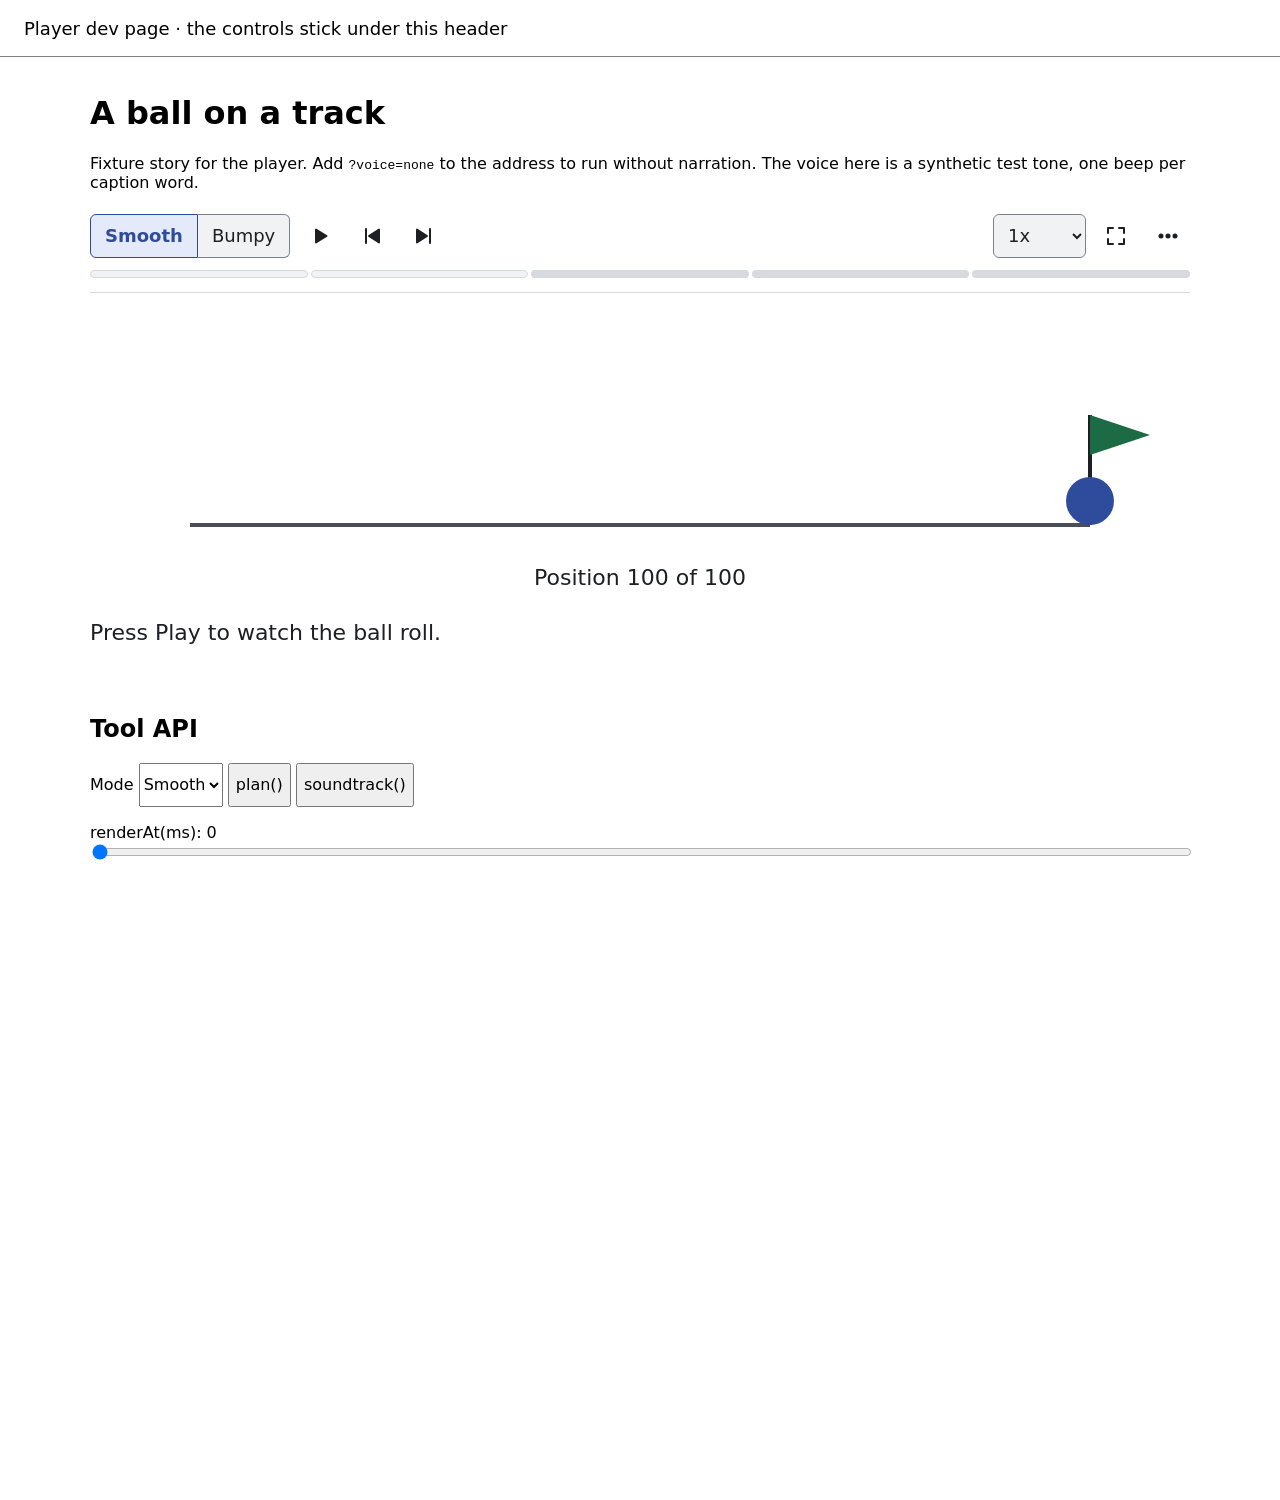
<file: src/narrated_explainer/runtime/dev/index.html>
<!doctype html>
<html lang="en">
<head>
<meta charset="utf-8">
<meta name="viewport" content="width=device-width, initial-scale=1">
<title>Narrated Explainer player: dev page</title>
<link rel="stylesheet" href="../player.css">
<style>
  body { margin: 0; font-family: system-ui, sans-serif; background: Canvas; color: CanvasText; }
  .dev-header { position: sticky; top: 0; z-index: 5; height: 56px; display: flex; align-items: center;
    padding: 0 24px; background: Canvas; border-bottom: 1px solid GrayText; font-size: 18px; }
  main { max-width: 1100px; margin: 0 auto; padding: 16px 24px 64px; }
  main figure.nx { --nx-sticky-top: 56px; }
  .dev-tools { margin-top: 32px; font-size: 16px; }
  .dev-tools button, .dev-tools select { font: inherit; min-height: 44px; }
  .dev-tools input[type=range] { width: 100%; }
  .dev-tools pre { overflow: auto; max-height: 20em; font-size: 16px; }
  .dev-filler { height: 60vh; }
</style>
</head>
<body>
<header class="dev-header">Player dev page &middot; the controls stick under this header</header>
<main>
  <h1>A ball on a track</h1>
  <p>Fixture story for the player. Add <code>?voice=none</code> to the address to run without narration.
     The voice here is a synthetic test tone, one beep per caption word.</p>
  <figure id="demo"></figure>

  <section class="dev-tools" aria-label="Tool API">
    <h2>Tool API</h2>
    <label>Mode <select id="dev-mode"></select></label>
    <button type="button" id="dev-plan">plan()</button>
    <button type="button" id="dev-soundtrack">soundtrack()</button>
    <p><label>renderAt(ms): <output id="dev-ms">0</output><br>
      <input type="range" id="dev-scrub" min="0" max="1000" value="0" step="10"></label></p>
    <audio id="dev-audio" controls hidden></audio>
    <pre id="dev-out"></pre>
  </section>
  <div class="dev-filler"></div>
</main>

<script src="../sfx.js"></script>
<script src="../player.js"></script>
<script src="../tests/fixtures/mini/scene.js"></script>
<script type="application/json" id="nx-story">
{
  "id": "mini",
  "title": "A ball on a track",
  "description": "A tiny story that exercises the player: two modes, two intro steps and four moments.",
  "lang": "en",
  "modes": [ { "id": "smooth", "label": "Smooth" }, { "id": "bumpy", "label": "Bumpy" } ],
  "timing": { "end": 100, "unit": "ms", "realMsPerUnit": 20, "holdMs": 1000, "speeds": [0.5, 1] },
  "atRest": { "mode": "smooth", "t": 100, "caption": "Press Play to watch the ball roll." },
  "intro": [
    { "id": "intro-ball", "caption": "This is the ball.", "sfx": "pop", "holdMs": 2000 },
    { "id": "intro-track", "caption": "And this is its track.", "sfx": "whoosh" }
  ],
  "moments": [
    { "id": "start", "t": 0, "caption": "The ball starts to roll.", "sfx": "click" },
    { "id": "bump", "t": 70, "modes": ["bumpy"], "caption": "It hits a bump.", "sfx": "thud" },
    { "id": "half", "t": 50, "caption": "Halfway there.", "sfx": "tick" },
    { "id": "finish", "t": 90, "caption": "The ball reaches the flag.", "sfx": "success" }
  ]
}
</script>
<script>
(function () {
  'use strict';
  const story = JSON.parse(document.getElementById('nx-story').textContent);

  // A synthetic narration: one short beep per caption word, as a WAV data URI, with word timings.
  function testClip(caption, pitch) {
    const words = caption.split(/\s+/).filter(Boolean);
    const rate = 16000;
    const per = 0.34;
    const beep = 0.22;
    const samples = new Int16Array(Math.ceil(words.length * per * rate));
    words.forEach((w, i) => {
      const from = Math.floor(i * per * rate);
      for (let n = 0; n < beep * rate; n += 1) {
        const fade = Math.min(1, n / 200, (beep * rate - n) / 200);
        samples[from + n] = Math.round(6000 * fade * Math.sin(2 * Math.PI * pitch * n / rate));
      }
    });
    const bytes = new Uint8Array(44 + samples.length * 2);
    const v = new DataView(bytes.buffer);
    const put = (o, s) => { for (let i = 0; i < s.length; i += 1) bytes[o + i] = s.charCodeAt(i); };
    put(0, 'RIFF'); v.setUint32(4, 36 + samples.length * 2, true); put(8, 'WAVEfmt ');
    v.setUint32(16, 16, true); v.setUint16(20, 1, true); v.setUint16(22, 1, true);
    v.setUint32(24, rate, true); v.setUint32(28, rate * 2, true); v.setUint16(32, 2, true);
    v.setUint16(34, 16, true); put(36, 'data'); v.setUint32(40, samples.length * 2, true);
    samples.forEach((s, i) => v.setInt16(44 + i * 2, s, true));
    let bin = '';
    bytes.forEach((b) => { bin += String.fromCharCode(b); });
    return {
      src: 'data:audio/wav;base64,' + btoa(bin),
      duration: words.length * per,
      words: words.map((w, i) => [i * per, i * per + beep]),
    };
  }

  let narration = null;
  if (!/[?&]voice=none\b/.test(location.search)) {
    const clips = {};
    (story.intro || []).concat(story.moments).forEach((p, i) => { clips[p.id] = testClip(p.caption, 330 + 40 * (i % 5)); });
    narration = { label: 'Test tones', clips };
  }

  const player = NarratedExplainer.mount(document.getElementById('demo'), { story, narration });

  const modeSelect = document.getElementById('dev-mode');
  (story.modes || [{ id: 'main' }]).forEach((m) => modeSelect.add(new Option(m.label || m.id, m.id)));
  const out = document.getElementById('dev-out');
  const scrub = document.getElementById('dev-scrub');
  const msOut = document.getElementById('dev-ms');
  const syncScrub = () => { scrub.max = String(player.plan(modeSelect.value).duration); };
  syncScrub();
  modeSelect.addEventListener('change', syncScrub);
  document.getElementById('dev-plan').addEventListener('click', () => {
    out.textContent = JSON.stringify(player.plan(modeSelect.value), null, 1);
  });
  scrub.addEventListener('input', () => {
    msOut.textContent = scrub.value;
    player.renderAt(modeSelect.value, Number(scrub.value));
  });
  document.getElementById('dev-soundtrack').addEventListener('click', () => {
    out.textContent = 'Rendering...';
    player.soundtrack(modeSelect.value).then((r) => {
      const audio = document.getElementById('dev-audio');
      audio.src = 'data:audio/wav;base64,' + r.wavBase64;
      audio.hidden = false;
      out.textContent = 'soundtrack: ' + r.sampleRate + ' Hz, ' + r.wavBase64.length + ' base64 chars';
    }, (err) => { out.textContent = 'soundtrack failed: ' + err.message; });
  });
})();
</script>
</body>
</html>
</file>
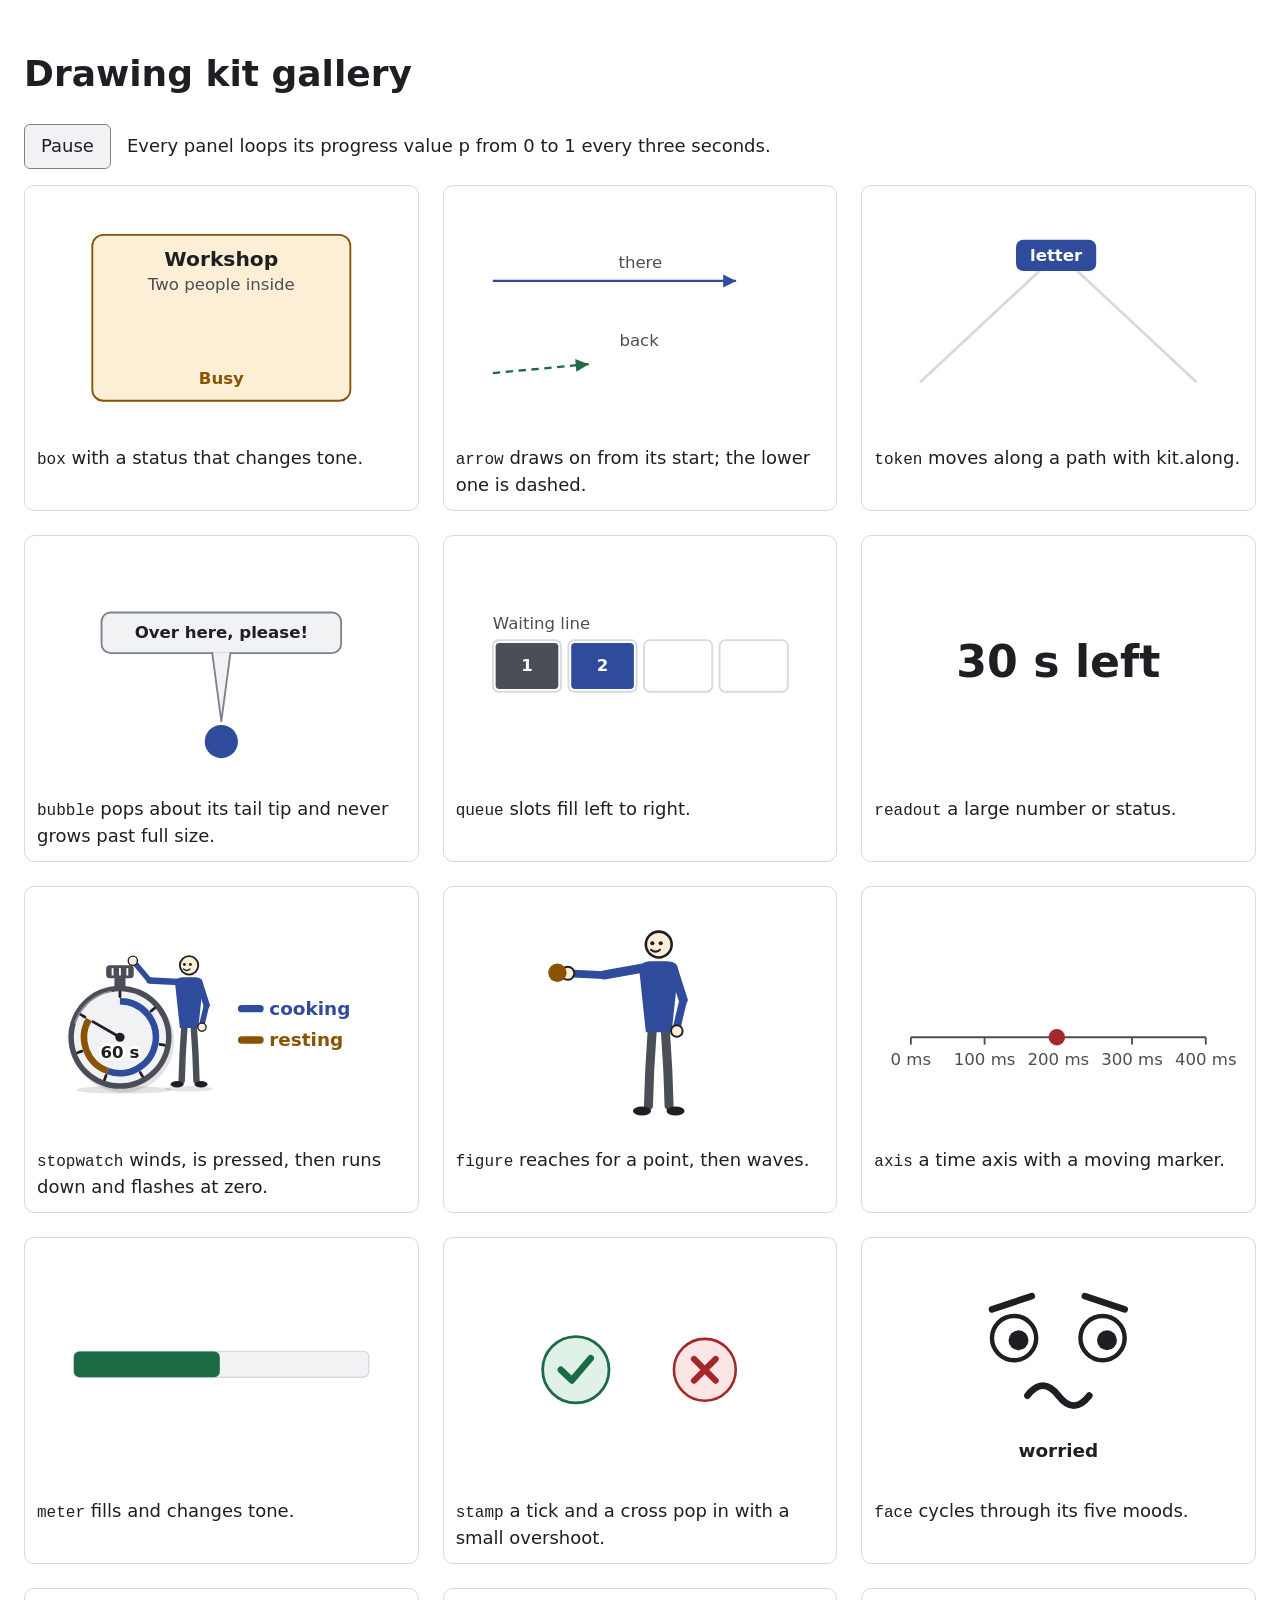
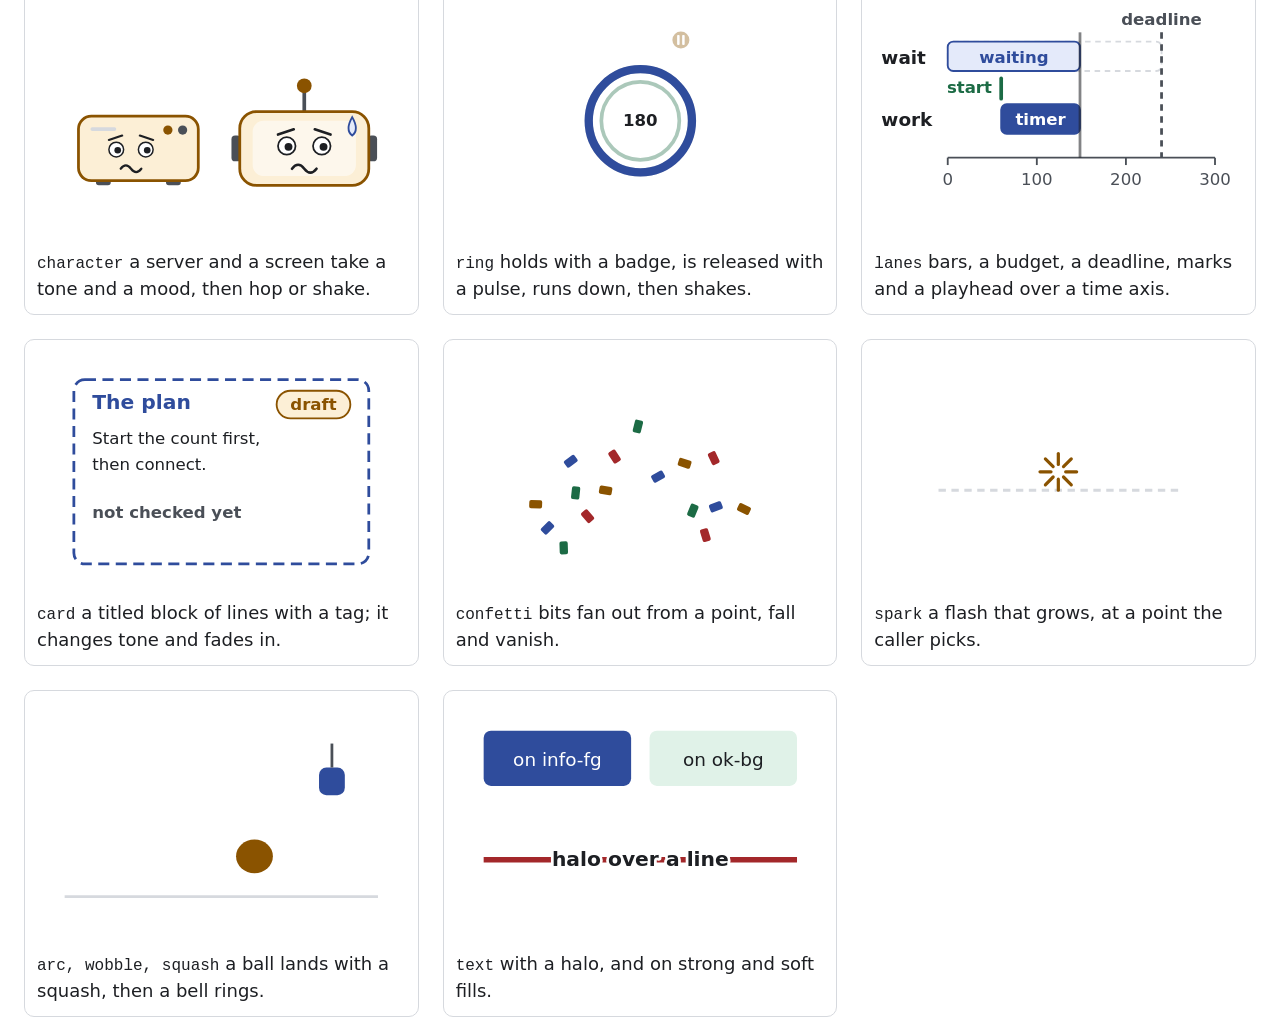
<file: src/narrated_explainer/runtime/dev/kit-gallery.html>
<!doctype html>
<html lang="en">
<head>
<meta charset="utf-8">
<meta name="viewport" content="width=device-width, initial-scale=1">
<title>Drawing kit gallery</title>
<!-- Colours come from the player's tone classes; this page adds layout only. -->
<link rel="stylesheet" href="../player.css">
<style>
  body { margin: 0; padding: 24px; font: 18px/1.4 system-ui, sans-serif; }
  .gallery { display: grid; grid-template-columns: repeat(auto-fill, minmax(340px, 1fr)); gap: 24px; }
  .gallery figure { margin: 0; padding: 12px; border: 1px solid; border-radius: 10px; border-color: var(--nx-hairline, currentColor); }
  .gallery figcaption { font-size: 18px; margin-top: 8px; }
  .gallery code { font-size: 16px; }
  .bar { display: flex; gap: 16px; align-items: center; margin-bottom: 16px; }
  .bar button { font: inherit; min-height: 44px; padding: 8px 16px; }
</style>
</head>
<body>
<div class="nx">
  <h1>Drawing kit gallery</h1>
  <div class="bar">
    <button type="button" id="toggle">Pause</button>
    <span>Every panel loops its progress value p from 0 to 1 every three seconds.</span>
  </div>
  <div class="gallery" id="gallery"></div>
</div>
<script src="../kit.js"></script>
<script>
(function () {
  'use strict';
  const kit = NarratedExplainer.kit;
  const gallery = document.getElementById('gallery');
  const panels = [];

  // One panel: build once, then draw(p) every frame with p looping 0..1.
  function panel(name, note, build) {
    const fig = document.createElement('figure');
    const cap = document.createElement('figcaption');
    cap.innerHTML = '<code>' + name + '</code> ' + note;
    gallery.appendChild(fig);
    const svg = kit.svg(fig, '0 0 400 260', name);
    fig.appendChild(cap);
    panels.push(build(svg));
  }

  panel('box', 'with a status that changes tone.', (svg) => {
    const b = kit.box(svg, { x: 60, y: 40, w: 280, h: 180, label: 'Workshop', sub: 'Two people inside' });
    return (p) => {
      const busy = p < 0.5;
      b.setTone(busy ? 'warn' : 'ok');
      b.setStatus(busy ? 'Busy' : 'Ready', busy ? 'warn' : 'ok');
    };
  });

  panel('arrow', 'draws on from its start; the lower one is dashed.', (svg) => {
    const a = kit.arrow(svg, { from: [40, 90], to: [360, 90], label: 'there', tone: 'info' });
    const b = kit.arrow(svg, { from: [40, 190], to: [360, 160], label: 'back', tone: 'ok', dashed: true });
    return (p) => { a.draw(kit.ramp(p, 0, 0.6)); b.draw(kit.ramp(p, 0.3, 0.9)); };
  });

  panel('token', 'moves along a path with kit.along.', (svg) => {
    const path = [[50, 200], [200, 60], [350, 200]];
    kit.el(svg, 'path', { d: 'M50 200 L200 60 L350 200', fill: 'none', class: 'nx-stroke-hairline', 'stroke-width': 3 });
    const t = kit.token(svg, { label: 'letter', tone: 'info' });
    return (p) => {
      t.moveTo(kit.along(path, kit.ease.inOut(p)));
      t.setTone(p < 0.5 ? 'info' : 'ok');
    };
  });

  panel('bubble', 'pops about its tail tip and never grows past full size.', (svg) => {
    kit.el(svg, 'circle', { cx: 200, cy: 210, r: 18, class: 'nx-fill-info-fg' });
    const b = kit.bubble(svg, { x: 70, y: 70, w: 260, text: 'Over here, please!', tail: [200, 188] });
    return (p) => b.pop(kit.ramp(p, 0.1, 0.4));
  });

  panel('queue', 'slots fill left to right.', (svg) => {
    const q = kit.queue(svg, { x: 40, y: 100, slots: 4, slotW: 74, gap: 8, title: 'Waiting line' });
    return (p) => {
      const n = Math.floor(p * 5);
      q.set([0, 1, 2, 3].map((i) => (i < n ? { label: String(i + 1), tone: i === n - 1 ? 'info' : 'ink-2' } : null)));
    };
  });

  panel('readout', 'a large number or status.', (svg) => {
    const r = kit.readout(svg, { x: 200, y: 140, size: 48, anchor: 'middle' });
    return (p) => {
      const left = Math.round(60 * (1 - p));
      r.set(left + ' s left', left === 0 ? 'stop' : left < 20 ? 'warn' : 'ink');
    };
  });

  panel('stopwatch', 'winds, is pressed, then runs down and flashes at zero.', (svg) => {
    const sw = kit.stopwatch(svg, {
      cx: 90, cy: 150, max: 60, unit: 's', operator: true,
      segments: [{ to: 40, tone: 'info', label: 'cooking' }, { to: 60, tone: 'warn', label: 'resting' }],
    });
    return (p) => {
      if (p < 0.3) {
        const m = p / 0.3;
        sw.wind(m);
        sw.set({ value: 60 * kit.ease.inOut(m), total: m >= 0.5 ? 60 : 0 });
      } else if (p < 0.5) {
        sw.press((p - 0.3) / 0.2);
        sw.set({ value: 60, total: 60 });
      } else {
        const value = 60 * (1 - kit.ramp(p, 0.5, 0.85));
        sw.press(1);
        sw.set({ value, total: 60, rim: value === 0 ? 'stop' : 'ink-2', flash: value === 0 ? 1 - kit.ramp(p, 0.85, 1) : 0 });
      }
    };
  });

  panel('figure', 'reaches for a point, then waves.', (svg) => {
    const f = kit.figure(svg, { x: 220, y: 230, scale: 1.4 });
    kit.el(svg, 'circle', { cx: 110, cy: 80, r: 10, class: 'nx-fill-warn-fg' });
    return (p) => (p < 0.5 ? f.reach([kit.lerp(170, 110, kit.ease.inOut(p * 2)), kit.lerp(150, 80, kit.ease.inOut(p * 2))]) : f.wave((p - 0.5) * 2));
  });

  panel('axis', 'a time axis with a moving marker.', (svg) => {
    const ax = kit.axis(svg, { x0: 40, x1: 360, y: 150, t0: 0, t1: 400, ticks: 4, unit: 'ms' });
    const mark = kit.el(svg, 'circle', { cy: 150, r: 9, class: 'nx-fill-stop-fg' });
    return (p) => mark.setAttribute('cx', ax.x(400 * p));
  });

  panel('meter', 'fills and changes tone.', (svg) => {
    const m = kit.meter(svg, { x: 40, y: 110, w: 320, h: 28 });
    return (p) => { m.set(p); m.setTone(p < 0.6 ? 'ok' : p < 0.85 ? 'warn' : 'stop'); };
  });

  panel('stamp', 'a tick and a cross pop in with a small overshoot.', (svg) => {
    const ok = kit.stamp(svg, { x: 130, y: 130, kind: 'ok', size: 72 });
    const no = kit.stamp(svg, { x: 270, y: 130, kind: 'stop', size: 72 });
    return (p) => { ok.pop(kit.ramp(p, 0.1, 0.4)); no.pop(kit.ramp(p, 0.4, 0.7)); };
  });

  panel('face', 'cycles through its five moods.', (svg) => {
    const f = kit.face(svg, { x: 200, y: 110, scale: 2.4 });
    const name = kit.text(svg, 200, 225, '', { anchor: 'middle', weight: 700 });
    const moods = ['calm', 'busy', 'worried', 'stopped', 'happy'];
    return (p) => {
      const mood = moods[Math.min(moods.length - 1, Math.floor(p * moods.length))];
      f.set(mood);
      name.textContent = mood;
    };
  });

  panel('character', 'a server and a screen take a tone and a mood, then hop or shake.', (svg) => {
    const server = kit.character(svg, { kind: 'server', x: 110, y: 160 });
    const screen = kit.character(svg, { kind: 'screen', x: 290, y: 160 });
    return (p) => {
      const out = p >= 0.7;
      server.set({ tone: out ? 'stop' : p < 0.4 ? 'info' : 'warn', mood: out ? 'stopped' : p < 0.4 ? 'busy' : 'worried', lights: p % 0.1 < 0.05 });
      server.move({ shake: out ? kit.wobble(kit.ramp(p, 0.7, 1), 6) : 0 });
      screen.set({ tone: out ? 'ok' : p < 0.4 ? 'info' : 'warn', mood: out ? 'happy' : p < 0.4 ? 'calm' : 'worried' });
      screen.move({ hop: out ? Math.abs(Math.sin(kit.ramp(p, 0.7, 1) * Math.PI * 3)) * 14 : 0 });
    };
  });

  panel('ring', 'holds with a badge, is released with a pulse, runs down, then shakes.', (svg) => {
    const r = kit.ring(svg, { x: 200, y: 130, r: 56, badge: [44, -44] });
    return (p) => {
      const held = p < 0.4;
      const frac = 1 - kit.ramp(p, 0.55, 0.85);
      r.hold(held, kit.ramp(p, 0, 0.1));
      r.release(p >= 0.4 && p < 0.55 ? kit.ramp(p, 0.4, 0.55) : 1);
      r.set({ frac, tone: held ? 'warn' : frac > 0 ? 'info' : 'stop', label: String(Math.round(180 * frac)) });
      r.shake(p >= 0.85 ? kit.ramp(p, 0.85, 1) : 1);
    };
  });

  panel('lanes', 'bars, a budget, a deadline, marks and a playhead over a time axis.', (svg) => {
    const tl = kit.lanes(svg, { x0: 80, x1: 370, t0: 0, t1: 300, y: 170, top: 34, ticks: 3, labelX: 8, rows: [{ y: 44, label: 'wait' }, { y: 112, label: 'work' }] });
    const budget = tl.budget(0);
    const wait = tl.bar(0);
    const work = tl.bar(1);
    const start = tl.mark({ y1: 84, y2: 106, labelY: 100, side: 'left', gap: 10 });
    const bid = tl.mark({ shape: 'dot', y: 96, labelY: 100, side: 'right', gap: 16 });
    const deadline = tl.deadline();
    const head = tl.playhead();
    budget.set(0, 240);
    return (p) => {
      const now = 300 * p;
      wait.set(0, now, 'waiting', now < 240 ? 'info-bg' : 'stop-bg');
      work.set(60, Math.max(60, Math.min(now, 200)), 'timer', 'info-fg');
      start.show(now >= 60);
      start.set(60, 'start', 'ok');
      bid.show(now >= 150);
      bid.set(150, 'bid', 'info');
      deadline.set(240, 'deadline', now < 240 ? 'ink-2' : 'stop', now >= 240);
      head.set(now);
    };
  });

  panel('card', 'a titled block of lines with a tag; it changes tone and fades in.', (svg) => {
    const c = kit.card(svg, {
      x: 40, y: 30, w: 320, h: 200, tone: 'info', tag: { text: 'draft', w: 80 },
      lines: [{ y: 100 }, { y: 128 }, { y: 180, weight: 700 }],
    });
    return (p) => {
      const draft = p < 0.5;
      c.fade(0.3 + 0.7 * kit.ramp(p, 0, 0.2));
      c.setTone(draft ? 'info' : 'ok');
      c.setDashed(draft);
      c.tag(draft);
      c.setTitle(draft ? 'The plan' : 'The result');
      c.setLines(['Start the count first,', 'then connect.', { text: draft ? 'not checked yet' : 'it fits', tone: draft ? 'ink-2' : 'ok' }]);
    };
  });

  panel('confetti', 'bits fan out from a point, fall and vanish.', (svg) => {
    const c = kit.confetti(svg, { at: [200, 190] });
    return (p) => c.burst(p);
  });

  panel('spark', 'a flash that grows, at a point the caller picks.', (svg) => {
    const spots = [[90, 130], [200, 130], [310, 130]];
    kit.el(svg, 'line', { x1: 70, y1: 150, x2: 330, y2: 150, class: 'nx-stroke-hairline', 'stroke-width': 3, 'stroke-dasharray': '8 6' });
    const s = kit.spark(svg, { x: 90, y: 130 });
    return (p) => {
      const i = Math.min(spots.length - 1, Math.floor(p * spots.length));
      s.burst(p * spots.length - i, spots[i]);
    };
  });

  panel('arc, wobble, squash', 'a ball lands with a squash, then a bell rings.', (svg) => {
    kit.el(svg, 'line', { x1: 30, y1: 210, x2: 370, y2: 210, class: 'nx-stroke-hairline', 'stroke-width': 3 });
    const ball = kit.el(svg, 'circle', { r: 20, class: 'nx-fill-warn-fg' });
    const bell = kit.el(svg, 'g', {});
    kit.el(bell, 'rect', { x: -14, y: 0, width: 28, height: 30, rx: 8, class: 'nx-fill-info-fg' });
    kit.el(bell, 'line', { x1: 0, y1: -26, x2: 0, y2: 0, class: 'nx-stroke-ink-2', 'stroke-width': 3 });
    return (p) => {
      const fly = kit.ramp(p, 0, 0.6);
      const at = kit.arc([60, 190], [250, 190], kit.ease.inOut(fly), 110);
      ball.setAttribute('transform', 'translate(' + at[0] + ' ' + (at[1] + 20) + ') scale(1 ' + kit.squash(fly) + ') translate(0 -20)');
      bell.setAttribute('transform', 'translate(320 70) rotate(' + kit.wobble(kit.ramp(p, 0.6, 1), 14) + ')');
    };
  });

  panel('text', 'with a halo, and on strong and soft fills.', (svg) => {
    kit.el(svg, 'rect', { x: 30, y: 30, width: 160, height: 60, rx: 8, class: 'nx-fill-info-fg' });
    kit.text(svg, 110, 68, 'on info-fg', { anchor: 'middle', on: 'info-fg' });
    kit.el(svg, 'rect', { x: 210, y: 30, width: 160, height: 60, rx: 8, class: 'nx-fill-ok-bg' });
    kit.text(svg, 290, 68, 'on ok-bg', { anchor: 'middle', on: 'ok-bg' });
    kit.el(svg, 'line', { x1: 30, y1: 170, x2: 370, y2: 170, class: 'nx-stroke-stop', 'stroke-width': 6 });
    kit.text(svg, 200, 177, 'halo over a line', { anchor: 'middle', halo: true, size: 22, weight: 700 });
    return () => {};
  });

  // The animation loop lives here, in the page; the kit itself never keeps time.
  const PERIOD = 3000;
  let running = true;
  let offset = 0;
  let pausedAt = 0;
  function frame(now) {
    const p = ((now - offset) % PERIOD) / PERIOD;
    panels.forEach((draw) => draw(p));
    if (running) requestAnimationFrame(frame);
    else pausedAt = now;
  }
  document.getElementById('toggle').addEventListener('click', (event) => {
    running = !running;
    event.target.textContent = running ? 'Pause' : 'Play';
    if (running) {
      offset += performance.now() - pausedAt;
      requestAnimationFrame(frame);
    }
  });
  requestAnimationFrame(frame);
})();
</script>
</body>
</html>
</file>
<file: src/narrated_explainer/runtime/player.css>
/* Narrated Explainer player styles. Every selector starts with .nx; colours come only from the
   tone custom properties below. Hex literals appear only in the palette definition. */

/* Palette: light-dark(light, dark), resolved by color-scheme. Auto follows the operating system;
   the Theme control sets data-nx-theme on every .nx element the player owns. */
.nx {
  color-scheme: light dark;
  --nx-ink: light-dark(#1d1f23, #eceef1);
  --nx-ink-2: light-dark(#4a4f57, #b6bbc3);
  --nx-page: light-dark(#ffffff, #15171a);
  --nx-sunken: light-dark(#f1f2f4, #23262b);
  --nx-hairline: light-dark(#d6d9de, #373b42);
  --nx-edge: light-dark(#7c828c, #7a808a);
  --nx-info-fg: light-dark(#2f4c9c, #a3b9f6);
  --nx-info-bg: light-dark(#e4eafa, #1f2a48);
  --nx-ok-fg: light-dark(#1c6b45, #82d4a8);
  --nx-ok-bg: light-dark(#e0f2e8, #173427);
  --nx-warn-fg: light-dark(#8a5300, #f1c56f);
  --nx-warn-bg: light-dark(#fcefd6, #3a2b10);
  --nx-stop-fg: light-dark(#a3282a, #f39d9d);
  --nx-stop-bg: light-dark(#fbe5e5, #3e1c1d);
  --nx-font: system-ui, -apple-system, "Segoe UI", Roboto, sans-serif;
}
.nx[data-nx-theme="light"] { color-scheme: light; }
.nx[data-nx-theme="dark"] { color-scheme: dark; }

/* Derived tones: the neutral tones as fg/bg pairs, resolved against whichever palette applies. */
.nx {
  --nx-ink-fg: var(--nx-ink);
  --nx-ink-bg: var(--nx-sunken);
  --nx-ink-2-fg: var(--nx-ink-2);
  --nx-ink-2-bg: var(--nx-sunken);
  --nx-sunken-fg: var(--nx-edge);
  --nx-sunken-bg: var(--nx-sunken);
}

.nx {
  display: block;
  margin: 0;
  max-width: 100%;
  min-width: 0;
  overflow-x: clip;
  color: var(--nx-ink);
  background: var(--nx-page);
  font-family: var(--nx-font);
  font-size: 18px;
  line-height: 1.45;
}
.nx *, .nx *::before, .nx *::after { box-sizing: border-box; }
.nx:focus { outline: none; }
.nx:fullscreen { overflow-y: auto; padding: 16px 24px; }
.nx::backdrop { background: var(--nx-page); }

/* Sticky controls; a page with its own sticky header sets --nx-sticky-top. */
.nx .nx-bar {
  position: sticky;
  top: var(--nx-sticky-top, 0px);
  z-index: 3;
  padding: 6px 0;
  background: var(--nx-page);
  border-bottom: 1px solid var(--nx-hairline);
}
.nx .nx-controls { display: flex; flex-wrap: wrap; align-items: center; gap: 4px 8px; min-width: 0; }
.nx .nx-speed { margin-inline-start: auto; }
.nx .nx-group { display: inline-flex; flex-wrap: wrap; }

.nx button {
  font: inherit;
  font-size: 18px;
  line-height: 1.2;
  min-height: 44px;
  min-width: 44px;
  padding: 8px 14px;
  color: var(--nx-ink);
  background: var(--nx-sunken);
  border: 1px solid var(--nx-edge);
  border-radius: 6px;
  cursor: pointer;
}
.nx button[hidden], .nx .nx-voice-name[hidden] { display: none; }
.nx button[aria-pressed="true"] {
  color: var(--nx-info-fg);
  background: var(--nx-info-bg);
  border-color: var(--nx-info-fg);
  font-weight: 700;
}
.nx select {
  font: inherit;
  font-size: 18px;
  line-height: 1.2;
  min-height: 44px;
  padding: 8px 10px;
  color: var(--nx-ink);
  background: var(--nx-sunken);
  border: 1px solid var(--nx-edge);
  border-radius: 6px;
  cursor: pointer;
}
.nx button:focus-visible, .nx select:focus-visible { outline: 3px solid var(--nx-info-fg); outline-offset: 2px; position: relative; z-index: 1; }
.nx .nx-group button { border-radius: 0; }
.nx .nx-group button:first-child { border-radius: 6px 0 0 6px; }
.nx .nx-group button:last-child { border-radius: 0 6px 6px 0; }
.nx .nx-group button + button { border-left-width: 0; }
.nx .nx-voice-name { font-size: 16px; color: var(--nx-ink-2); }

/* Icon buttons: a 24 px glyph in a 44 px target, no border; the name is the aria-label. */
.nx .nx-icon {
  display: inline-flex;
  align-items: center;
  justify-content: center;
  width: 44px;
  height: 44px;
  padding: 0;
  list-style: none;
  color: var(--nx-ink);
  background: transparent;
  border: 0;
  border-radius: 6px;
  cursor: pointer;
}
.nx .nx-icon:hover { background: var(--nx-sunken); }
.nx .nx-icon svg { display: block; width: 24px; height: 24px; }
.nx summary.nx-icon::-webkit-details-marker { display: none; }
.nx .nx-icon:focus-visible { outline: 3px solid var(--nx-info-fg); outline-offset: 2px; position: relative; z-index: 1; }

/* More: the panel is out of flow, so opening it never moves the stage. */
.nx .nx-more { position: relative; }
.nx .nx-menu {
  position: absolute;
  top: 100%;
  inset-inline-end: 0;
  z-index: 4;
  display: flex;
  flex-direction: column;
  gap: 4px;
  min-width: 240px;
  padding: 8px;
  background: var(--nx-page);
  border: 1px solid var(--nx-edge);
  border-radius: 8px;
  box-shadow: 0 6px 16px var(--nx-hairline);
}
.nx .nx-more:not([open]) .nx-menu { display: none; }
.nx .nx-menu button { width: 100%; text-align: start; }
.nx .nx-menu-voice { display: flex; flex-direction: column; gap: 2px; }
.nx .nx-menu-voice[hidden] { display: none; }
.nx .nx-menu-voice .nx-voice-name { padding-inline: 14px; }
.nx .nx-credit { margin: 24px 0 0; font-size: 16px; color: var(--nx-ink-2); }
.nx .nx-credit a { color: inherit; }

/* Progress: one clickable marker per position. */
.nx .nx-progress { display: flex; gap: 3px; margin-top: 4px; min-width: 0; }
.nx .nx-progress .nx-marker {
  position: relative;
  flex: 1 1 0;
  min-width: 0;
  min-height: 24px;
  height: 24px;
  padding: 0;
  background: transparent;
  border: 0;
  border-radius: 0;
}
.nx .nx-progress .nx-marker::before {
  content: '';
  position: absolute;
  left: 0;
  right: 0;
  top: 50%;
  height: 8px;
  margin-top: -4px;
  border-radius: 4px;
  background: var(--nx-hairline);
}
.nx .nx-progress .nx-marker-intro::before { background: var(--nx-sunken); border: 1px solid var(--nx-hairline); }
.nx .nx-progress .nx-marker.nx-passed::before { background: var(--nx-info-fg); border-color: var(--nx-info-fg); }
.nx .nx-progress .nx-marker[aria-current="step"]::before { height: 16px; margin-top: -8px; }

/* The player sets max-width so the bar, stage and caption fit the window; auto margins centre it. */
.nx .nx-stage { position: relative; margin: 12px auto 0; min-width: 0; }
.nx .nx-stage svg { display: block; width: 100%; max-width: 100%; height: auto; }

.nx .nx-caption { margin: 12px 0 0; min-height: 3em; font-size: 22px; line-height: 1.45; color: var(--nx-ink); }
.nx .nx-word { border-radius: 4px; transition: background-color 120ms ease; }
.nx .nx-word-on { color: var(--nx-info-fg); background: var(--nx-info-bg); }

.nx .nx-transcript { margin: 12px 0 0; }
.nx .nx-transcript[hidden] { display: none; }
.nx .nx-transcript ol { margin: 0; padding: 0 0 0 1.6em; }
.nx .nx-transcript li { margin: 4px 0; }
.nx .nx-transcript .nx-transcript-item {
  width: 100%;
  text-align: start;
  background: transparent;
  border-color: transparent;
  font-weight: 400;
}
.nx .nx-transcript .nx-transcript-item[aria-current="step"] { background: var(--nx-info-bg); color: var(--nx-info-fg); }

/* Dive levels: the Depth chip in the bar, and the start menu and end card over the stage. The overlays
   are out of flow, so showing or hiding them never moves the stage. */
.nx .nx-depth { border-radius: 999px; padding-inline: 16px; font-weight: 700; }
.nx .nx-depth::after { content: '\25BE'; margin-inline-start: 8px; }
.nx .nx-depth[aria-expanded="true"] { color: var(--nx-info-fg); background: var(--nx-info-bg); border-color: var(--nx-info-fg); }
.nx .nx-overlay {
  position: absolute;
  inset: 0;
  z-index: 2;
  display: flex;
  flex-direction: column;
  align-items: center;
  justify-content: center;
  gap: 12px;
  padding: 12px;
  overflow: auto;
  background: color-mix(in srgb, var(--nx-page) 82%, transparent);
}
.nx .nx-overlay[hidden] { display: none; }
.nx .nx-depth-title { margin: 0; font-size: 24px; font-weight: 700; text-align: center; }
.nx .nx-depth-cards { display: flex; flex-wrap: wrap; gap: 12px; justify-content: center; width: 100%; }
.nx .nx-depth-card {
  display: flex;
  flex: 1 1 180px;
  flex-direction: column;
  align-items: flex-start;
  gap: 6px;
  max-width: 300px;
  padding: 12px 14px;
  text-align: start;
  background: var(--nx-page);
  border-width: 2px;
  border-radius: 12px;
  transition: transform 140ms ease, border-color 140ms ease;
}
.nx .nx-depth-card[aria-pressed="true"] { font-weight: 400; }
.nx .nx-depth-card:hover,
.nx .nx-depth-card:focus-visible { transform: translateY(-3px); border-color: var(--nx-info-fg); }
.nx .nx-depth-label { font-size: 22px; font-weight: 700; }
.nx .nx-depth-blurb { font-size: 18px; color: var(--nx-ink-2); }
.nx .nx-depth-meta { font-size: 16px; color: var(--nx-ink-2); }
.nx .nx-depth-dots { display: flex; gap: 5px; }
.nx .nx-dot { width: 12px; height: 12px; border: 2px solid var(--nx-info-fg); border-radius: 50%; }
.nx .nx-dot-on { background: var(--nx-info-fg); }
.nx .nx-depth-end { flex-direction: row; flex-wrap: wrap; }

/* Asides: a strip of chips under the stage and the panel a chip opens over the stage. The strip is in the
   flow at a fixed height (one chip row), so chips coming and going never move the stage or the caption, and
   it never covers the scene; it scrolls sideways inside itself when three chips do not fit. The panel is out
   of flow. A chip that leaves fades (display is animated discretely) and one that arrives is popped in by
   the player. The strip's padding keeps the lifted chip and its focus ring from being clipped. */
.nx .nx-asides {
  display: flex;
  flex-wrap: nowrap;
  align-items: center;
  gap: 8px;
  height: 56px;
  margin: 8px 0 0;
  padding: 6px 4px;
  overflow-x: auto;
  overflow-y: hidden;
  scrollbar-width: none;
}
.nx .nx-asides::-webkit-scrollbar { display: none; }
.nx .nx-aside-chip {
  display: flex;
  flex: none;
  align-items: center;
  gap: 8px;
  max-width: min(320px, 100%);
  padding: 4px 14px 4px 6px;
  text-align: start;
  background: var(--nx-page);
  border: 2px solid var(--nx-info-fg);
  border-radius: 22px;
  transition: opacity 160ms ease, transform 140ms ease, border-color 140ms ease, display 160ms allow-discrete;
}
.nx .nx-aside-off { display: none; opacity: 0; }
.nx .nx-aside-chip:hover,
.nx .nx-aside-chip:focus-visible { transform: translateY(-2px) rotate(-1deg); border-color: var(--nx-ink); }
.nx .nx-aside-chip:focus-visible { outline-offset: -2px; }
.nx .nx-aside-icon {
  display: inline-flex;
  flex: none;
  align-items: center;
  justify-content: center;
  width: 28px;
  height: 28px;
  color: var(--nx-info-fg);
  background: var(--nx-info-bg);
  border-radius: 50%;
}
.nx .nx-aside-icon::before { content: '?'; font-size: 18px; font-weight: 700; line-height: 1; }
.nx .nx-aside-text {
  display: block;
  flex: 0 1 auto;
  min-width: 0;
  overflow: hidden;
  font-size: 16px;
  line-height: 1.3;
  white-space: nowrap;
  text-overflow: ellipsis;
}
.nx .nx-aside-label { font-weight: 700; }
.nx .nx-aside-blurb { color: var(--nx-ink-2); }
.nx .nx-aside-panel { background: color-mix(in srgb, var(--nx-page) 90%, transparent); }
.nx .nx-aside-card {
  display: flex;
  flex-direction: column;
  width: min(640px, 100%);
  max-height: 100%;
  background: var(--nx-page);
  border: 2px solid var(--nx-info-fg);
  border-radius: 14px;
  box-shadow: 0 6px 16px var(--nx-hairline);
  overflow: hidden;
}
.nx .nx-aside-head {
  display: flex;
  flex: none;
  align-items: center;
  justify-content: space-between;
  gap: 12px;
  padding: 4px 4px 4px 16px;
  border-bottom: 1px solid var(--nx-hairline);
}
.nx .nx-aside-title { margin: 0; min-width: 0; font-size: 22px; font-weight: 700; line-height: 1.25; overflow-wrap: anywhere; }
.nx .nx-aside-close { flex: none; }
.nx .nx-aside-body { min-height: 0; padding: 12px 16px 4px; overflow: auto; font-size: 18px; line-height: 1.45; }
.nx .nx-aside-body p, .nx .nx-aside-body ul, .nx .nx-aside-body pre { margin: 0 0 12px; }
.nx .nx-aside-body ul { padding-inline-start: 1.4em; }
.nx .nx-aside-body pre {
  padding: 10px 12px;
  overflow: auto;
  font: 16px/1.4 ui-monospace, SFMono-Regular, Menlo, Consolas, monospace;
  background: var(--nx-sunken);
  border-radius: 8px;
}
.nx .nx-aside-body:focus-visible { outline: 3px solid var(--nx-info-fg); outline-offset: -3px; }

@media (max-width: 600px) {
  .nx button { padding: 8px 10px; }
  .nx .nx-caption { font-size: 20px; }
}

@media (prefers-reduced-motion: reduce) {
  .nx .nx-word, .nx .nx-depth-card, .nx .nx-aside-chip { transition: none; }
  .nx .nx-depth-card:hover, .nx .nx-depth-card:focus-visible,
  .nx .nx-aside-chip:hover, .nx .nx-aside-chip:focus-visible { transform: none; }
}

/* SVG utility classes for scenes and the kit. */
.nx .nx-fill-ink-fg { fill: var(--nx-ink-fg); }
.nx .nx-fill-ink-bg { fill: var(--nx-ink-bg); }
.nx .nx-stroke-ink { stroke: var(--nx-ink-fg); }
.nx .nx-fill-ink-2-fg { fill: var(--nx-ink-2-fg); }
.nx .nx-fill-ink-2-bg { fill: var(--nx-ink-2-bg); }
.nx .nx-stroke-ink-2 { stroke: var(--nx-ink-2-fg); }
.nx .nx-fill-info-fg { fill: var(--nx-info-fg); }
.nx .nx-fill-info-bg { fill: var(--nx-info-bg); }
.nx .nx-stroke-info { stroke: var(--nx-info-fg); }
.nx .nx-fill-ok-fg { fill: var(--nx-ok-fg); }
.nx .nx-fill-ok-bg { fill: var(--nx-ok-bg); }
.nx .nx-stroke-ok { stroke: var(--nx-ok-fg); }
.nx .nx-fill-warn-fg { fill: var(--nx-warn-fg); }
.nx .nx-fill-warn-bg { fill: var(--nx-warn-bg); }
.nx .nx-stroke-warn { stroke: var(--nx-warn-fg); }
.nx .nx-fill-stop-fg { fill: var(--nx-stop-fg); }
.nx .nx-fill-stop-bg { fill: var(--nx-stop-bg); }
.nx .nx-stroke-stop { stroke: var(--nx-stop-fg); }
.nx .nx-fill-sunken-fg { fill: var(--nx-sunken-fg); }
.nx .nx-fill-sunken-bg { fill: var(--nx-sunken-bg); }
.nx .nx-stroke-sunken { stroke: var(--nx-sunken-fg); }
.nx .nx-fill-page { fill: var(--nx-page); }
.nx .nx-stroke-page { stroke: var(--nx-page); }
.nx .nx-fill-edge { fill: var(--nx-edge); }
.nx .nx-stroke-edge { stroke: var(--nx-edge); }
.nx .nx-fill-hairline { fill: var(--nx-hairline); }
.nx .nx-stroke-hairline { stroke: var(--nx-hairline); }
.nx .nx-halo { paint-order: stroke; stroke: var(--nx-page); stroke-width: 6px; stroke-linejoin: round; }
</file>
